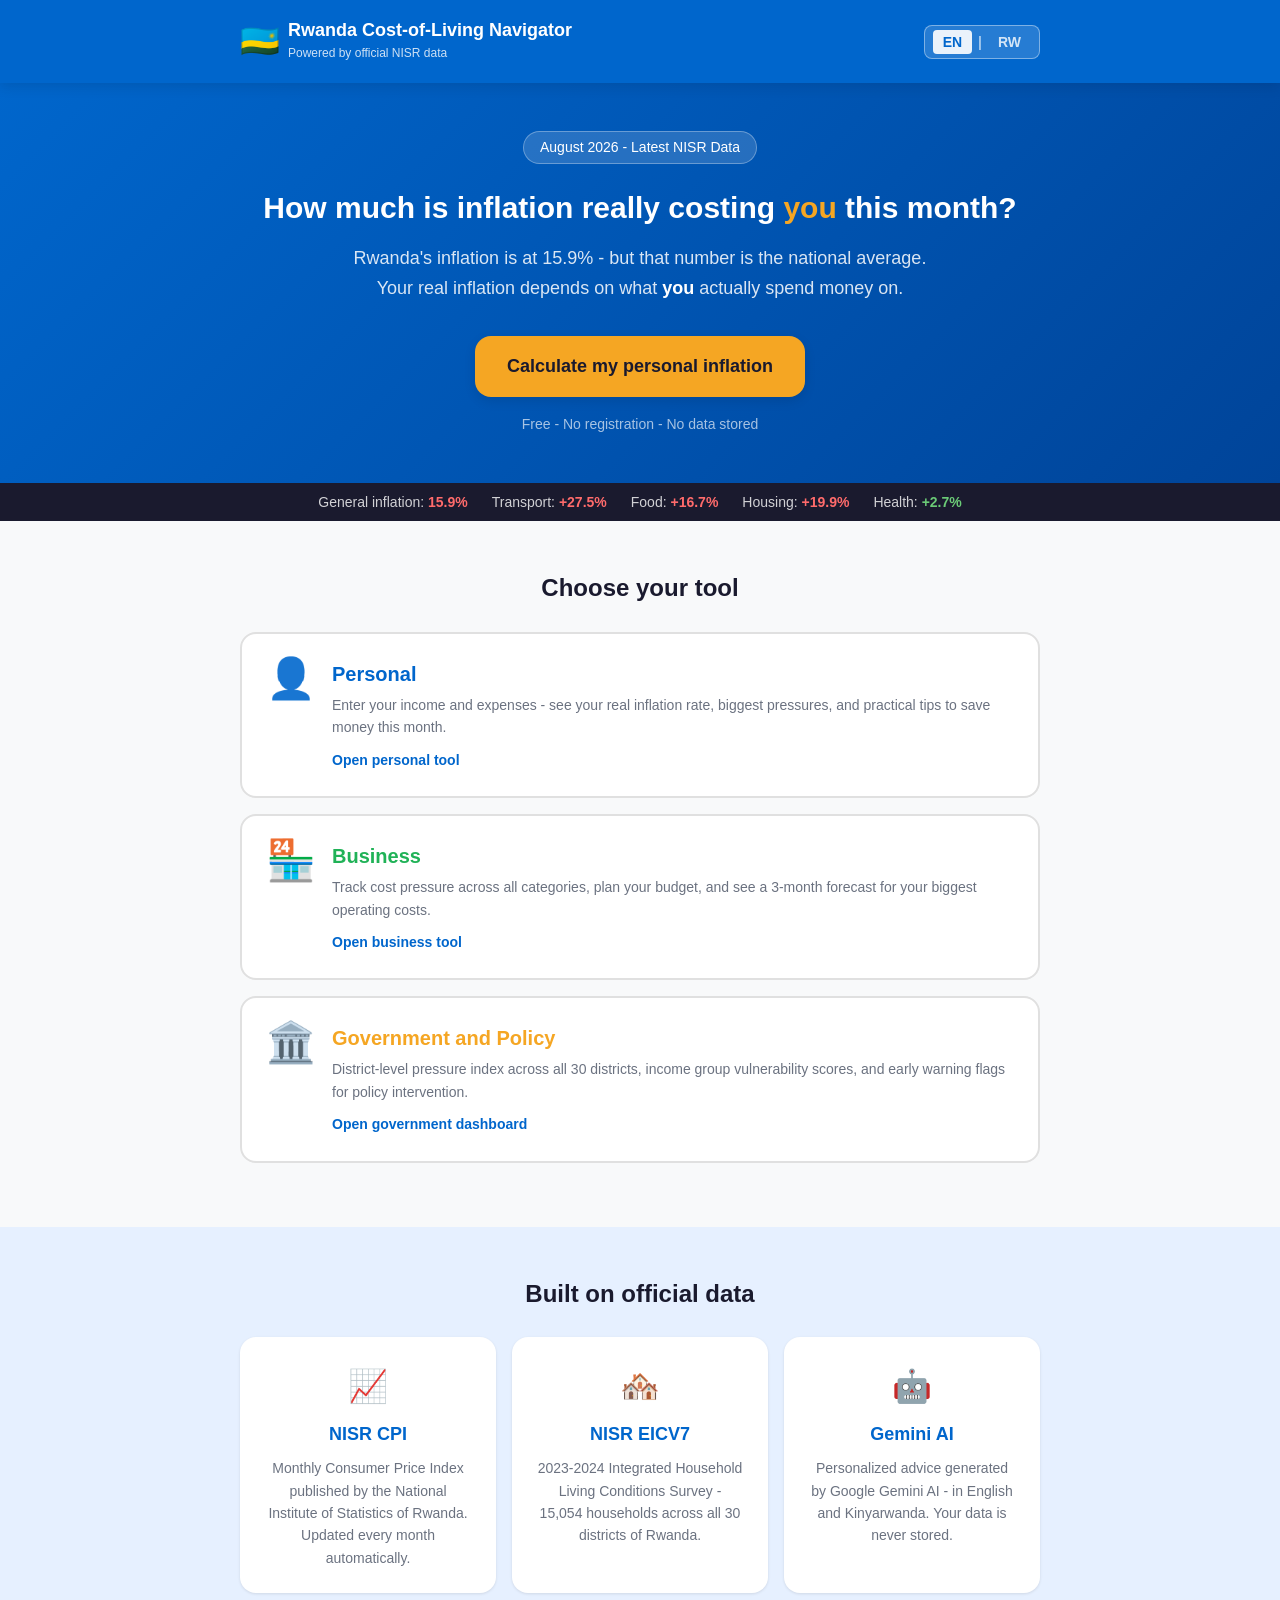
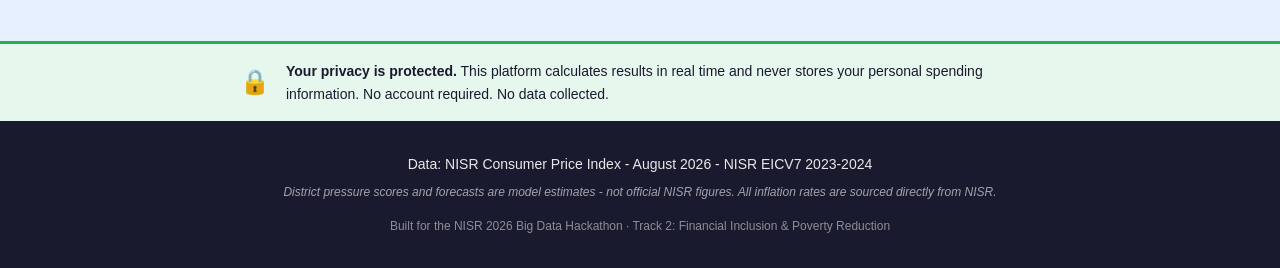
<file: frontend/index.html>
<!doctype html>
<html lang="en">
  <head>
    <!--
    index.html — Rwanda Cost-of-Living Navigator
    Main landing page — the first thing users see
   
    This page:
    - Welcomes the user
    - Explains what the platform does in plain language
    - Lets them choose which tier to enter
    - Works on any phone or slow internet connection
  -->
    <meta charset="UTF-8" />
    <meta name="viewport" content="width=device-width, initial-scale=1.0" />
    <title>Rwanda Cost-of-Living Navigator</title>

    <!-- Our main stylesheet -->
    <link rel="stylesheet" href="css/style.css" />

    <!-- Favicon — Rwanda flag colors -->
    <link
      rel="icon"
      href="data:image/svg+xml,
    <svg xmlns='http://www.w3.org/2000/svg' viewBox='0 0 100 100'>
      <text y='.9em' font-size='90'>🇷🇼</text>
    </svg>"
    />
  </head>

  <body>
    <!-- HEADER — Platform name and language toggle -->
    <header class="site-header">
      <div class="header-inner">
        <!-- Platform logo and name -->
        <div class="brand">
          <span class="brand-flag">🇷🇼</span>
          <div class="brand-text">
            <h1 class="brand-name" id="brand-name">
              Rwanda Cost-of-Living Navigator
            </h1>
            <p class="brand-tagline" id="brand-tagline">
              Powered by official NISR data
            </p>
          </div>
        </div>

        <!-- Language toggle — English / Kinyarwanda -->
        <div class="lang-toggle">
          <button
            id="btn-en"
            onclick="setLanguage('en')"
            style="
              background: rgba(255, 255, 255, 0.9);
              color: #0066cc;
              border: none;
              padding: 4px 10px;
              border-radius: 4px;
              font-weight: 700;
              cursor: pointer;
              font-size: 0.875rem;
            "
          >
            EN
          </button>
          <span style="color: rgba(255, 255, 255, 0.6); margin: 0 2px">|</span>
          <button
            id="btn-rw"
            onclick="setLanguage('rw')"
            style="
              background: transparent;
              color: rgba(255, 255, 255, 0.8);
              border: none;
              padding: 4px 10px;
              border-radius: 4px;
              font-weight: 700;
              cursor: pointer;
              font-size: 0.875rem;
            "
          >
            RW
          </button>
        </div>
      </div>
    </header>

    <!-- ============================================================
       HERO SECTION — The core message
       ============================================================ -->
    <section class="hero">
      <div class="hero-inner">
        <div class="hero-badge" id="hero-badge">
          August 2026 — Latest NISR Data
        </div>

        <h2 class="hero-title" id="hero-title">
          How much is inflation really costing <em>you</em> this month?
        </h2>

        <p class="hero-subtitle" id="hero-subtitle">
          Rwanda's inflation is at 15.7% — but that number is the national
          average. Your real inflation depends on what
          <em>you</em> actually spend money on.
        </p>

        <a href="personal.html" class="hero-cta" id="hero-cta">
          Calculate my personal inflation →
        </a>

        <p class="hero-note" id="hero-note">
          Free · No registration · No data stored
        </p>
      </div>
    </section>

    <!-- ============================================================
       INFLATION ALERT BAR — Current headline figures
       ============================================================ -->
    <section class="alert-bar">
      <div class="alert-inner">
        <span class="alert-item alert-high" id="alert-general">
          📊 General inflation: <strong>15.7%</strong>
        </span>
        <span class="alert-item alert-high" id="alert-transport">
          🚌 Transport: <strong>+27.5%</strong>
        </span>
        <span class="alert-item alert-high" id="alert-food">
          🥗 Food: <strong>+16.7%</strong>
        </span>
        <span class="alert-item alert-high" id="alert-housing">
          🏠 Housing: <strong>+19.9%</strong>
        </span>
        <span class="alert-item alert-low" id="alert-health">
          💊 Health: <strong>+2.7%</strong>
        </span>
      </div>
    </section>

    <!-- ============================================================
       THREE TIERS — Choose your tool
       ============================================================ -->
    <section class="tiers">
      <div class="tiers-inner">
        <h2 class="section-title" id="tiers-title">Choose your tool</h2>

        <!-- Tier 1 — Personal -->
        <a href="personal.html" class="tier-card tier-personal">
          <div class="tier-icon">👤</div>
          <div class="tier-content">
            <h3 class="tier-name" id="tier1-name">Personal</h3>
            <p class="tier-desc" id="tier1-desc">
              Enter your income and expenses — see your real inflation rate,
              biggest pressures, and practical tips to save money this month.
            </p>
            <span class="tier-link" id="tier1-link">
              Open personal tool →
            </span>
          </div>
        </a>

        <!-- Tier 2 — Business -->
        <a href="business.html" class="tier-card tier-business">
          <div class="tier-icon">🏪</div>
          <div class="tier-content">
            <h3 class="tier-name" id="tier2-name">Business</h3>
            <p class="tier-desc" id="tier2-desc">
              Track cost pressure across all categories, plan your budget, and
              see a 3-month forecast for your biggest operating costs.
            </p>
            <span class="tier-link" id="tier2-link">
              Open business tool →
            </span>
          </div>
        </a>

        <!-- Tier 3 — Government -->
        <a href="government.html" class="tier-card tier-government">
          <div class="tier-icon">🏛️</div>
          <div class="tier-content">
            <h3 class="tier-name" id="tier3-name">Government & Policy</h3>
            <p class="tier-desc" id="tier3-desc">
              District-level pressure index across all 30 districts, income
              group vulnerability scores, and early warning flags for policy
              intervention.
            </p>
            <span class="tier-link" id="tier3-link">
              Open government dashboard →
            </span>
          </div>
        </a>
      </div>
    </section>

    <!-- ============================================================
       DATA SOURCE SECTION — Build trust with users
       ============================================================ -->
    <section class="data-source">
      <div class="data-source-inner">
        <h2 class="section-title" id="data-title">Built on official data</h2>

        <div class="source-cards">
          <div class="source-card">
            <div class="source-icon">📈</div>
            <h3 id="source1-title">NISR CPI</h3>
            <p id="source1-desc">
              Monthly Consumer Price Index published by the National Institute
              of Statistics of Rwanda. Updated every month automatically.
            </p>
          </div>

          <div class="source-card">
            <div class="source-icon">🏘️</div>
            <h3 id="source2-title">NISR EICV7</h3>
            <p id="source2-desc">
              2023-2024 Integrated Household Living Conditions Survey — 15,054
              households across all 30 districts of Rwanda.
            </p>
          </div>

          <div class="source-card">
            <div class="source-icon">🤖</div>
            <h3 id="source3-title">Gemini AI</h3>
            <p id="source3-desc">
              Personalized advice generated by Google Gemini AI — in English and
              Kinyarwanda. Your data is never stored.
            </p>
          </div>
        </div>
      </div>
    </section>

    <!-- ============================================================
       PRIVACY NOTE — Reassure users
       ============================================================ -->
    <section class="privacy-note">
      <div class="privacy-inner">
        <span class="privacy-icon">🔒</span>
        <p id="privacy-text">
          <strong>Your privacy is protected.</strong>
          This platform calculates results in real time and never stores your
          personal spending information. No account required. No data collected.
        </p>
      </div>
    </section>

    <!-- ============================================================
       FOOTER
       ============================================================ -->
    <footer class="site-footer">
      <div class="footer-inner">
        <p class="footer-data" id="footer-data">
          Data: NISR Consumer Price Index · August 2026 · NISR EICV7 2023-2024
        </p>

        <p class="footer-disclaimer" id="footer-disclaimer">
          ⚠ District pressure scores and forecasts are model estimates — not
          official NISR figures. All inflation rates are sourced directly from
          NISR.
        </p>

        <p class="footer-credit">
          Built for the NISR 2026 Big Data Hackathon · Track 2: Financial
          Inclusion & Poverty Reduction
        </p>
      </div>
    </footer>

    <!-- ============================================================
       JAVASCRIPT
       ============================================================ -->
    <script src="js/language.js"></script>
    <script src="js/app.js"></script>
  </body>
</html>
</file>
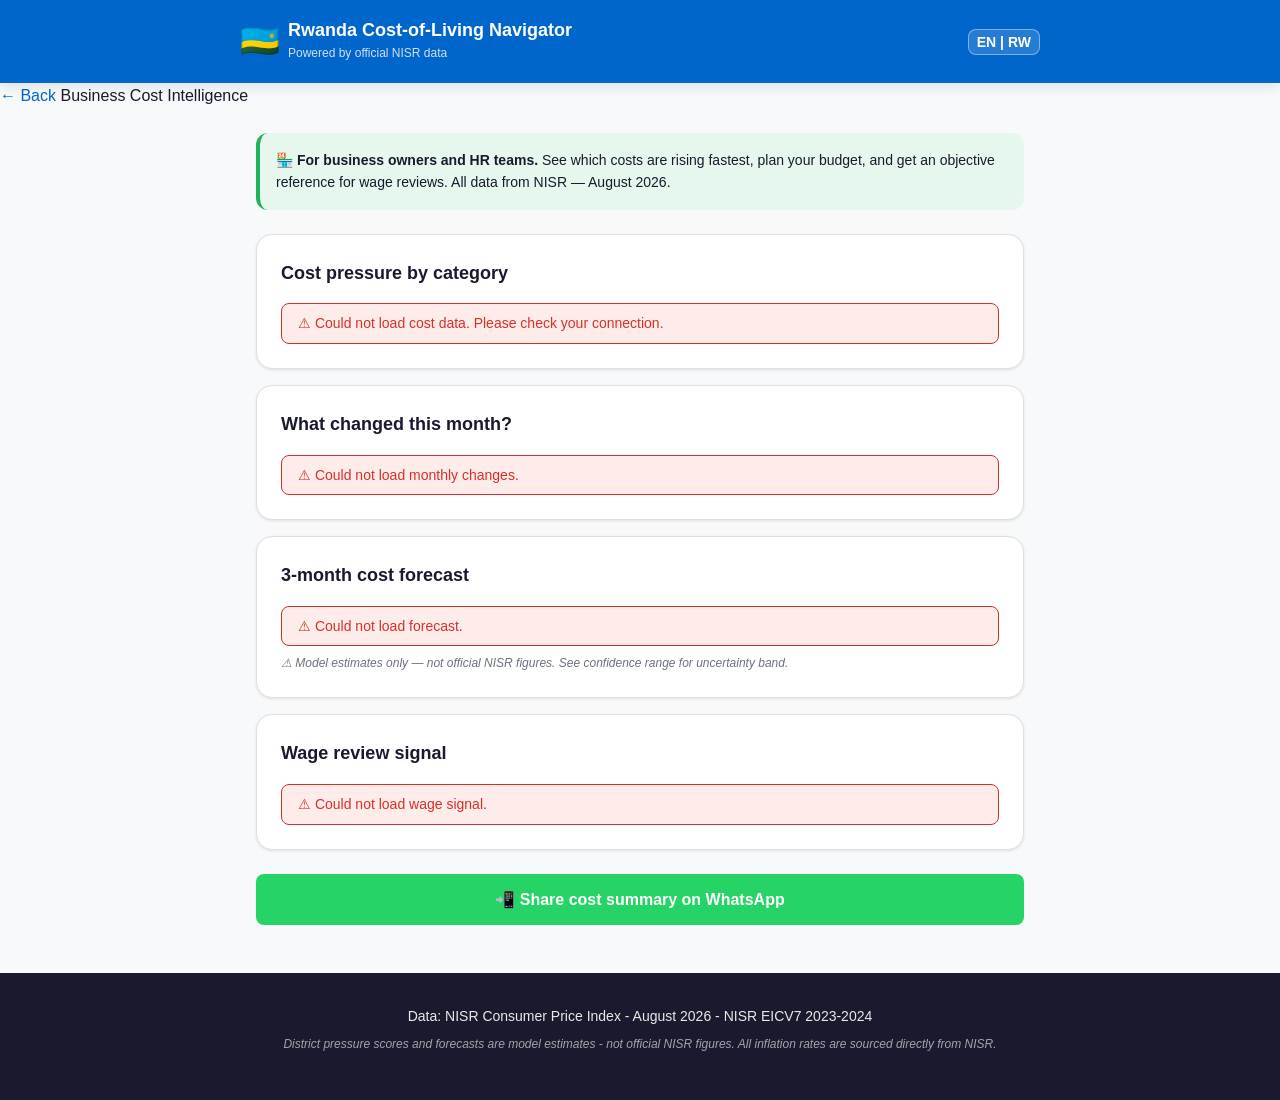
<file: frontend/business.html>
<!DOCTYPE html>
<html lang="en">
<head>
  <!--
    ============================================================
    business.html — Tier 2: Business Cost Intelligence
    Rwanda Cost-of-Living Navigator
    ============================================================
    This page gives small business owners and HR teams:
    - Cost pressure ranking by category
    - 3-month cost forecast
    - What changed this month
    - Wage review signal
    - WhatsApp share button
    ============================================================
  -->
  <meta charset="UTF-8" />
  <meta name="viewport"
        content="width=device-width, initial-scale=1.0"/>
  <title>Business — Rwanda CLNP</title>
  <link rel="stylesheet" href="css/style.css" />
</head>

<body>

  <!-- ── Header ── -->
  <header class="site-header">
    <div class="header-inner">
      <div class="brand">
        <span class="brand-flag">🇷🇼</span>
        <div class="brand-text">
          <h1 class="brand-name" id="brand-name">
            Rwanda Cost-of-Living Navigator
          </h1>
          <p class="brand-tagline" id="brand-tagline">
            Powered by official NISR data
          </p>
        </div>
      </div>
      <button class="lang-toggle" id="lang-toggle"
              onclick="toggleLanguage()">
        <span id="lang-label">EN | RW</span>
      </button>
    </div>
  </header>

  <!-- ── Page navigation ── -->
  <nav class="page-nav">
    <div class="page-nav-inner">
      <a href="index.html" class="back-link">← Back</a>
      <span class="page-title" id="business-title">
        Business Cost Intelligence
      </span>
    </div>
  </nav>

  <!-- ── Main content ── -->
  <main style="max-width:800px; margin:0 auto;
               padding:1.5rem 1rem 3rem;">

    <!-- ── Intro ── -->
    <div style="background:#E6F7ED; border-radius:12px;
                padding:1rem; margin-bottom:1.5rem;
                border-left:4px solid #20B257;">
      <p style="font-size:0.875rem; color:#1A1A2E;">
        🏪 <strong>For business owners and HR teams.</strong>
        See which costs are rising fastest, plan your budget,
        and get an objective reference for wage reviews.
        All data from NISR — August 2026.
      </p>
    </div>

    <!-- ── Section 1: Cost pressure ── -->
    <div class="card">
      <h2 class="card-title" id="cost-pressure">
        📊 Cost pressure by category
      </h2>
      <div id="cost-pressure-content">
        <div class="loading">
          <div class="spinner"></div>
          <span>Loading cost data...</span>
        </div>
      </div>
    </div>

    <!-- ── Section 2: What changed ── -->
    <div class="card">
      <h2 class="card-title" id="what-changed">
        What changed this month?
      </h2>
      <div id="what-changed-business">
        <div class="loading">
          <div class="spinner"></div>
          <span>Loading...</span>
        </div>
      </div>
    </div>

    <!-- ── Section 3: Forecast ── -->
    <div class="card">
      <h2 class="card-title" id="forecast-business">
        📅 3-month cost forecast
      </h2>
      <div id="forecast-business-content">
        <div class="loading">
          <div class="spinner"></div>
          <span>Loading forecast...</span>
        </div>
      </div>
      <div class="estimate-note">
        ⚠ Model estimates only — not official NISR figures.
        See confidence range for uncertainty band.
      </div>
    </div>

    <!-- ── Section 4: Wage signal ── -->
    <div class="card">
      <h2 class="card-title" id="wage-signal">
        💼 Wage review signal
      </h2>
      <div id="wage-signal-content">
        <div class="loading">
          <div class="spinner"></div>
          <span>Loading wage signal...</span>
        </div>
      </div>
    </div>

    <!-- ── Share button ── -->
    <button class="btn btn-whatsapp"
            onclick="shareBusinessSummary()">
      📲 Share cost summary on WhatsApp
    </button>

  </main>

  <!-- ── Footer ── -->
  <footer class="site-footer">
    <div class="footer-inner">
      <p class="footer-data" id="footer-data">
        Data: NISR Consumer Price Index · August 2026
      </p>
      <p class="footer-disclaimer" id="footer-disclaimer">
        ⚠ Forecasts are model estimates — not official NISR
        figures. All current inflation rates are from NISR.
      </p>
    </div>
  </footer>

  <!-- ── Scripts ── -->
  <script src="js/language.js"></script>
  <script src="js/app.js"></script>
  <script src="js/business.js"></script>

</body>
</html>
</file>
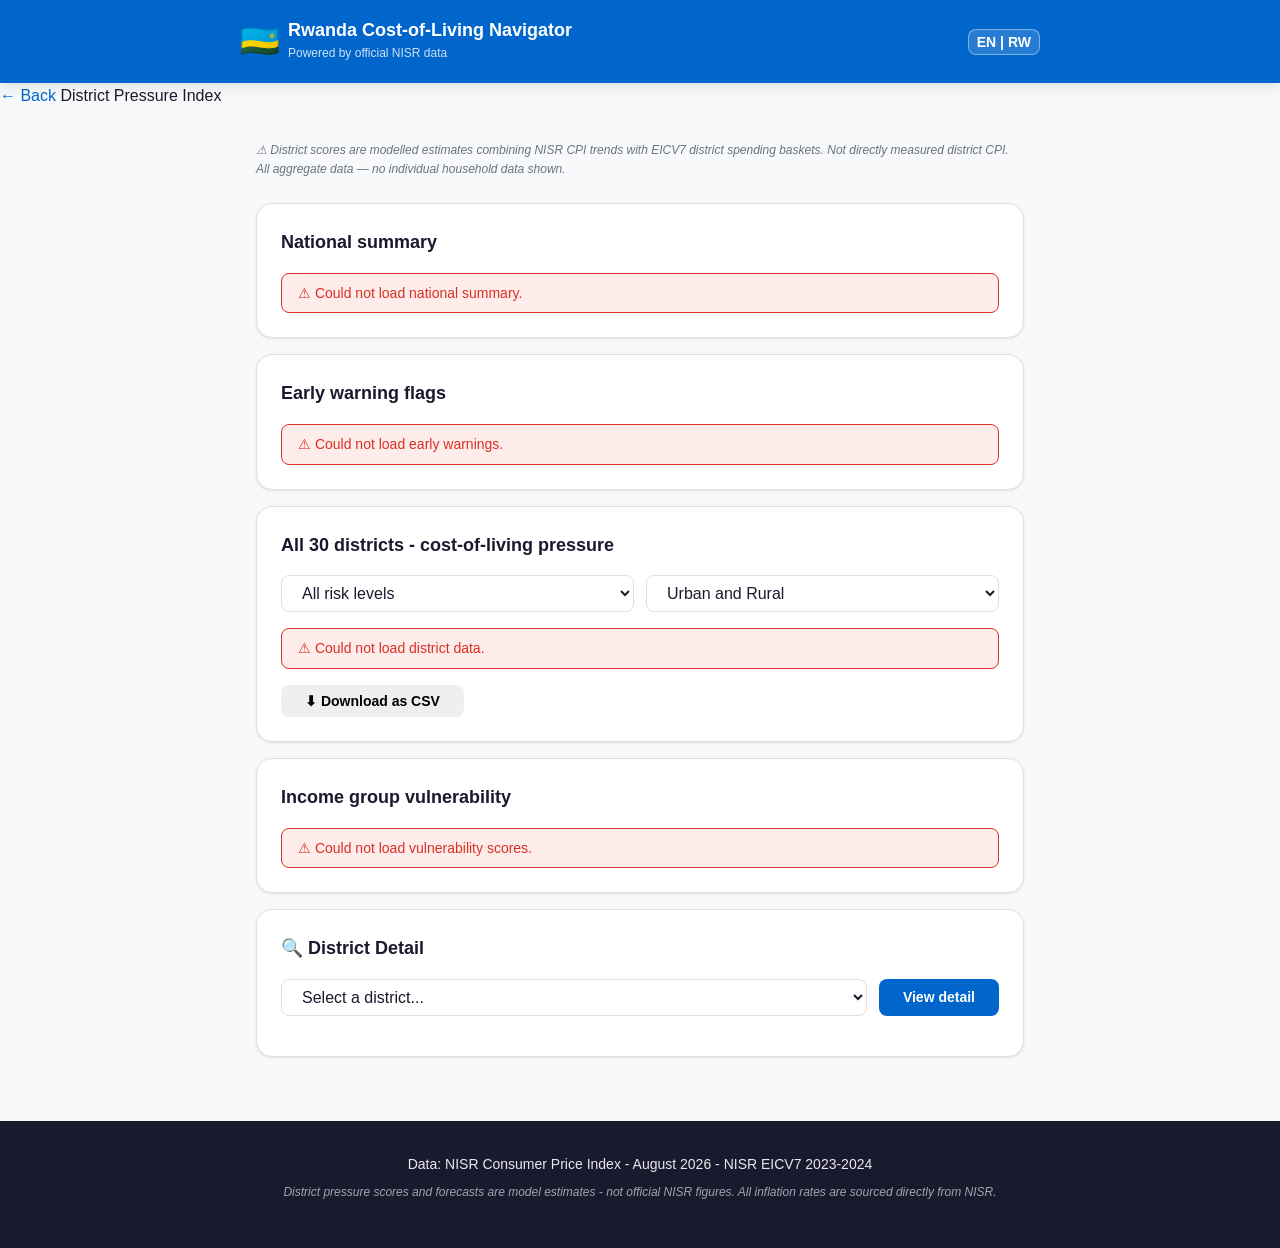
<file: frontend/government.html>
<!DOCTYPE html>
<html lang="en">
<head>
  <!--
    ============================================================
    government.html — Tier 3: Government & Policy Dashboard
    Rwanda Cost-of-Living Navigator
    ============================================================
    This page gives government planners and researchers:
    - District pressure index for all 30 districts
    - Early warning flags
    - Income group vulnerability scores
    - National summary
    - CSV export
    ============================================================
  -->
  <meta charset="UTF-8" />
  <meta name="viewport"
        content="width=device-width, initial-scale=1.0"/>
  <title>Government Dashboard — Rwanda CLNP</title>
  <link rel="stylesheet" href="css/style.css" />
</head>

<body>

  <!-- ── Header ── -->
  <header class="site-header">
    <div class="header-inner">
      <div class="brand">
        <span class="brand-flag">🇷🇼</span>
        <div class="brand-text">
          <h1 class="brand-name" id="brand-name">
            Rwanda Cost-of-Living Navigator
          </h1>
          <p class="brand-tagline" id="brand-tagline">
            Powered by official NISR data
          </p>
        </div>
      </div>
      <button class="lang-toggle" id="lang-toggle"
              onclick="toggleLanguage()">
        <span id="lang-label">EN | RW</span>
      </button>
    </div>
  </header>

  <!-- ── Page navigation ── -->
  <nav class="page-nav">
    <div class="page-nav-inner">
      <a href="index.html" class="back-link">← Back</a>
      <span class="page-title" id="govt-title">
        Government & Policy Dashboard
      </span>
    </div>
  </nav>

  <!-- ── Main content ── -->
  <main style="max-width:800px; margin:0 auto;
               padding:1.5rem 1rem 3rem;">

    <!-- ── Methodology note ── -->
    <div class="estimate-note" style="margin-bottom:1.5rem;">
      ⚠ District scores are modelled estimates combining NISR
      CPI trends with EICV7 district spending baskets.
      Not directly measured district CPI.
      All aggregate data — no individual household data shown.
    </div>

    <!-- ── Section 1: National summary ── -->
    <div class="card">
      <h2 class="card-title" id="national-summary">
        🇷🇼 National Summary — August 2026
      </h2>
      <div id="national-summary-content">
        <div class="loading">
          <div class="spinner"></div>
          <span>Loading national summary...</span>
        </div>
      </div>
    </div>

    <!-- ── Section 2: Early warnings ── -->
    <div class="card">
      <h2 class="card-title" id="early-warnings">
        🚨 Early Warning Flags
      </h2>
      <div id="early-warnings-content">
        <div class="loading">
          <div class="spinner"></div>
          <span>Checking for alerts...</span>
        </div>
      </div>
    </div>

    <!-- ── Section 3: District index ── -->
    <div class="card">
      <h2 class="card-title" id="district-map">
        📍 District Pressure Index — All 30 Districts
      </h2>

      <!-- Filter controls -->
      <div style="display:flex; gap:0.75rem;
                  flex-wrap:wrap; margin-bottom:1rem;">
        <select class="form-input" id="filter-risk"
                style="width:auto; flex:1; min-width:140px;"
                onchange="filterDistricts()">
          <option value="">All risk levels</option>
          <option value="High">High risk only</option>
          <option value="Medium">Medium risk only</option>
          <option value="Lower">Lower risk only</option>
        </select>

        <select class="form-input" id="filter-area"
                style="width:auto; flex:1; min-width:140px;"
                onchange="filterDistricts()">
          <option value="">Urban and Rural</option>
          <option value="Urban">Urban only</option>
          <option value="Rural">Rural only</option>
        </select>
      </div>

      <div id="district-index-content">
        <div class="loading">
          <div class="spinner"></div>
          <span>Loading district data...</span>
        </div>
      </div>

      <!-- Export button -->
      <button class="btn btn-secondary"
              style="margin-top:1rem;"
              onclick="exportToCSV()">
        ⬇ Download as CSV
      </button>
    </div>

    <!-- ── Section 4: Income group vulnerability ── -->
    <div class="card">
      <h2 class="card-title" id="vulnerability">
        📊 Income Group Vulnerability
      </h2>
      <div id="vulnerability-content">
        <div class="loading">
          <div class="spinner"></div>
          <span>Loading vulnerability scores...</span>
        </div>
      </div>
    </div>

    <!-- ── Section 5: District detail ── -->
    <div class="card">
      <h2 class="card-title">
        🔍 District Detail
      </h2>
      <div style="display:flex; gap:0.75rem;
                  margin-bottom:1rem; flex-wrap:wrap;">
        <select class="form-input" id="detail-district"
                style="flex:1; min-width:160px;">
          <option value="">Select a district...</option>
          <option>Bugesera</option><option>Burera</option>
          <option>Gakenke</option><option>Gasabo</option>
          <option>Gatsibo</option><option>Gicumbi</option>
          <option>Gisagara</option><option>Huye</option>
          <option>Kamonyi</option><option>Karongi</option>
          <option>Kayonza</option><option>Kicukiro</option>
          <option>Kirehe</option><option>Muhanga</option>
          <option>Musanze</option><option>Ngoma</option>
          <option>Ngororero</option><option>Nyabihu</option>
          <option>Nyagatare</option><option>Nyamagabe</option>
          <option>Nyamasheke</option><option>Nyanza</option>
          <option>Nyarugenge</option><option>Nyaruguru</option>
          <option>Rubavu</option><option>Ruhango</option>
          <option>Rulindo</option><option>Rusizi</option>
          <option>Rutsiro</option><option>Rwamagana</option>
        </select>
        <button class="btn btn-primary"
                style="width:auto; padding:0.5rem 1.5rem;"
                onclick="loadDistrictDetail()">
          View detail
        </button>
      </div>
      <div id="district-detail-content"></div>
    </div>

  </main>

  <!-- ── Footer ── -->
  <footer class="site-footer">
    <div class="footer-inner">
      <p class="footer-data" id="footer-data">
        Data: NISR CPI August 2026 · NISR EICV7 2023-2024
      </p>
      <p class="footer-disclaimer" id="footer-disclaimer">
        ⚠ District scores are modelled estimates — not official
        NISR figures. No individual household data is shown.
        All statistics are aggregated and anonymized.
      </p>
    </div>
  </footer>

  <!-- ── Scripts ── -->
  <script src="js/language.js"></script>
  <script src="js/app.js"></script>
  <script src="js/government.js"></script>

</body>
</html>
</file>
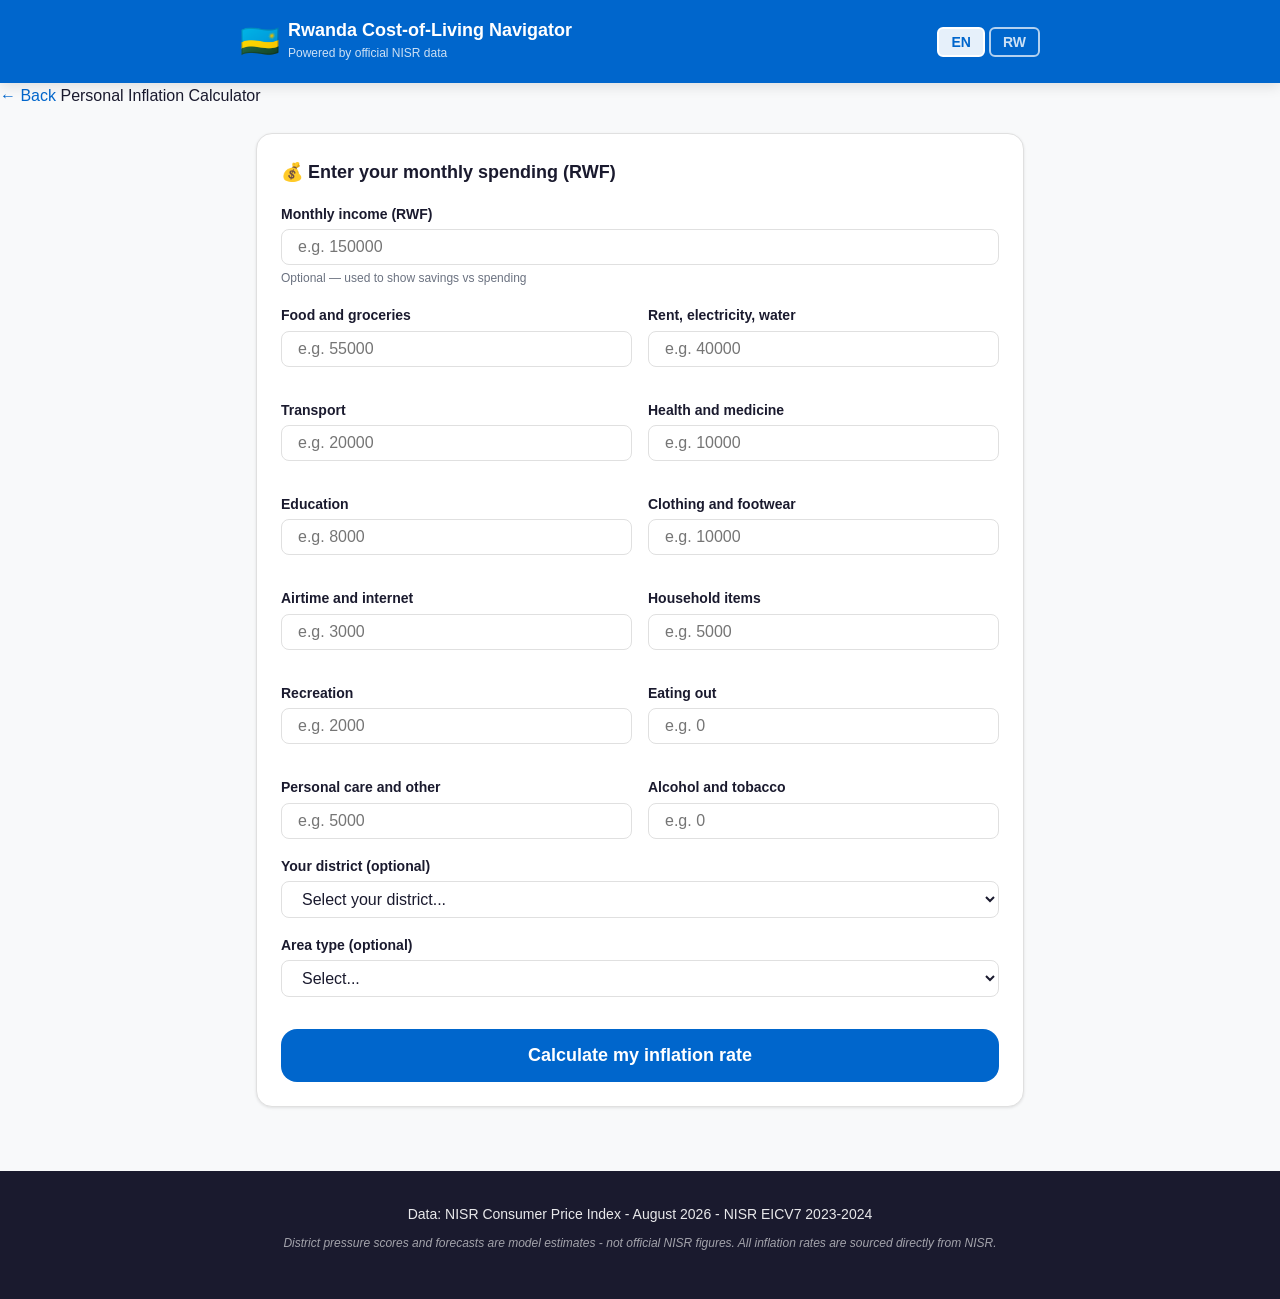
<file: frontend/personal.html>
<!doctype html>
<html lang="en">
  <head>
    <!--
    ============================================================
    personal.html — Tier 1: Personal Inflation Calculator
    Rwanda Cost-of-Living Navigator
    ============================================================
    This is the most important page of the platform.
    A user enters their monthly spending and gets back:
    - Their personal inflation rate
    - Their biggest pressure category
    - What changed this month
    - Practical budgeting tips
    - Profile comparison
    - Short-term forecast
    - AI personalized advice
    - WhatsApp share button
    ============================================================
  -->
    <meta charset="UTF-8" />
    <meta name="viewport" content="width=device-width, initial-scale=1.0" />
    <title>Personal Calculator — Rwanda CLNP</title>
    <link rel="stylesheet" href="css/style.css" />
  </head>

  <body>
    <!-- ── Header ── -->
    <header class="site-header">
      <div class="header-inner">
        <div class="brand">
          <span class="brand-flag">🇷🇼</span>
          <div class="brand-text">
            <h1 class="brand-name" id="brand-name">
              Rwanda Cost-of-Living Navigator
            </h1>
            <p class="brand-tagline" id="brand-tagline">
              Powered by official NISR data
            </p>
          </div>
        </div>
        <div class="lang-buttons">
          <button
            class="lang-btn active"
            id="btn-en"
            onclick="setLanguage('en')"
          >
            EN
          </button>
          <button class="lang-btn" id="btn-rw" onclick="setLanguage('rw')">
            RW
          </button>
        </div>
      </div>
    </header>

    <!-- ── Page navigation ── -->
    <nav class="page-nav">
      <div class="page-nav-inner">
        <a href="index.html" class="back-link">← Back</a>
        <span class="page-title" id="personal-title">
          Personal Inflation Calculator
        </span>
      </div>
    </nav>

    <!-- ── Main content ── -->
    <main style="max-width: 800px; margin: 0 auto; padding: 1.5rem 1rem 3rem">
      <!-- ============================================================
         SECTION 1 — SPENDING INPUT FORM
         ============================================================ -->
      <div class="card">
        <h2 class="card-title">
          💰
          <span id="spending-title"> Enter your monthly spending (RWF) </span>
        </h2>

        <form id="spending-form" onsubmit="return false;">
          <!-- Income -->
          <div class="form-group">
            <label class="form-label" for="monthly_income" id="income-label">
              Monthly income (RWF)
            </label>
            <input
              class="form-input"
              type="number"
              id="monthly_income"
              name="monthly_income"
              placeholder="e.g. 150000"
              min="0"
            />
            <p class="form-hint">Optional — used to show savings vs spending</p>
          </div>

          <!-- Spending grid — 2 columns on desktop -->
          <div
            style="
              display: grid;
              grid-template-columns: repeat(auto-fit, minmax(240px, 1fr));
              gap: 1rem;
            "
          >
            <div class="form-group">
              <label class="form-label" for="food" id="food-label"
                >Food and groceries</label
              >
              <input
                class="form-input"
                type="number"
                id="food"
                placeholder="e.g. 55000"
                min="0"
              />
            </div>

            <div class="form-group">
              <label class="form-label" for="housing" id="housing-label">
                Rent, electricity, water
              </label>
              <input
                class="form-input"
                type="number"
                id="housing"
                placeholder="e.g. 40000"
                min="0"
              />
            </div>

            <div class="form-group">
              <label class="form-label" for="transport" id="transport-label"
                >Transport</label
              >
              <input
                class="form-input"
                type="number"
                id="transport"
                placeholder="e.g. 20000"
                min="0"
              />
            </div>

            <div class="form-group">
              <label class="form-label" for="health" id="health-label"
                >Health and medicine</label
              >
              <input
                class="form-input"
                type="number"
                id="health"
                placeholder="e.g. 10000"
                min="0"
              />
            </div>

            <div class="form-group">
              <label class="form-label" for="education" id="education-label"
                >Education</label
              >
              <input
                class="form-input"
                type="number"
                id="education"
                placeholder="e.g. 8000"
                min="0"
              />
            </div>

            <div class="form-group">
              <label class="form-label" for="clothing" id="clothing-label">
                Clothing and footwear
              </label>
              <input
                class="form-input"
                type="number"
                id="clothing"
                placeholder="e.g. 10000"
                min="0"
              />
            </div>

            <div class="form-group">
              <label
                class="form-label"
                for="communication"
                id="communication-label"
              >
                Airtime and internet
              </label>
              <input
                class="form-input"
                type="number"
                id="communication"
                placeholder="e.g. 3000"
                min="0"
              />
            </div>

            <div class="form-group">
              <label class="form-label" for="furnishing" id="furnishing-label"
                >Household items</label
              >
              <input
                class="form-input"
                type="number"
                id="furnishing"
                placeholder="e.g. 5000"
                min="0"
              />
            </div>

            <div class="form-group">
              <label class="form-label" for="recreation" id="recreation-label"
                >Recreation</label
              >
              <input
                class="form-input"
                type="number"
                id="recreation"
                placeholder="e.g. 2000"
                min="0"
              />
            </div>

            <div class="form-group">
              <label class="form-label" for="restaurants" id="restaurants-label"
                >Eating out</label
              >
              <input
                class="form-input"
                type="number"
                id="restaurants"
                placeholder="e.g. 0"
                min="0"
              />
            </div>

            <div class="form-group">
              <label class="form-label" for="miscellaneous" id="misc-label">
                Personal care and other
              </label>
              <input
                class="form-input"
                type="number"
                id="miscellaneous"
                placeholder="e.g. 5000"
                min="0"
              />
            </div>

            <div class="form-group">
              <label
                class="form-label"
                for="alcohol_tobacco"
                id="alcohol-label"
              >
                Alcohol and tobacco
              </label>
              <input
                class="form-input"
                type="number"
                id="alcohol_tobacco"
                placeholder="e.g. 0"
                min="0"
              />
            </div>
          </div>

          <!-- District selector -->
          <div class="form-group">
            <label class="form-label" for="district">
              Your district (optional)
            </label>
            <select class="form-input" id="district">
              <option value="">Select your district...</option>
              <option>Bugesera</option>
              <option>Burera</option>
              <option>Gakenke</option>
              <option>Gasabo</option>
              <option>Gatsibo</option>
              <option>Gicumbi</option>
              <option>Gisagara</option>
              <option>Huye</option>
              <option>Kamonyi</option>
              <option>Karongi</option>
              <option>Kayonza</option>
              <option>Kicukiro</option>
              <option>Kirehe</option>
              <option>Muhanga</option>
              <option>Musanze</option>
              <option>Ngoma</option>
              <option>Ngororero</option>
              <option>Nyabihu</option>
              <option>Nyagatare</option>
              <option>Nyamagabe</option>
              <option>Nyamasheke</option>
              <option>Nyanza</option>
              <option>Nyarugenge</option>
              <option>Nyaruguru</option>
              <option>Rubavu</option>
              <option>Ruhango</option>
              <option>Rulindo</option>
              <option>Rusizi</option>
              <option>Rutsiro</option>
              <option>Rwamagana</option>
            </select>
          </div>

          <!-- Area type -->
          <div class="form-group">
            <label class="form-label" for="area_type">
              Area type (optional)
            </label>
            <select class="form-input" id="area_type">
              <option value="">Select...</option>
              <option value="Urban">Urban</option>
              <option value="Rural">Rural</option>
            </select>
          </div>

          <!-- Error message area -->
          <div id="form-error" style="display: none" class="error-msg"></div>

          <!-- Calculate button -->
          <button
            class="btn btn-primary"
            id="calculate-btn"
            onclick="calculateInflation()"
          >
            Calculate my inflation rate
          </button>
        </form>
      </div>

      <!-- ============================================================
         SECTION 2 — RESULTS (hidden until calculated)
         ============================================================ -->
      <div id="results-section" style="display: none">
        <!-- ── Headline result ── -->
        <div class="card" id="headline-result">
          <!-- filled by JavaScript -->
        </div>

        <!-- ── Biggest pressure spotlight ── -->
        <div class="card" id="pressure-spotlight">
          <!-- filled by JavaScript -->
        </div>

        <!-- ── Category breakdown ── -->
        <div class="card">
          <h3 class="card-title">📊 What is driving your inflation</h3>
          <div id="category-breakdown">
            <!-- filled by JavaScript -->
          </div>
        </div>

        <!-- ── What changed this month ── -->
        <div class="card">
          <h3 class="card-title" id="what-changed">What changed this month?</h3>
          <div id="what-changed-content">
            <!-- filled by JavaScript -->
          </div>
        </div>

        <!-- ── Profile comparison ── -->
        <div class="card">
          <h3 class="card-title" id="compare-title">How you compare</h3>
          <div id="profile-comparison">
            <!-- filled by JavaScript -->
          </div>
        </div>

        <!-- ── Budgeting tips ── -->
        <div class="card">
          <h3 class="card-title" id="tips-title">
            Practical tips for your situation
          </h3>
          <div id="budgeting-tips">
            <!-- filled by JavaScript -->
          </div>
        </div>

        <!-- ── Forecast ── -->
        <div class="card">
          <h3 class="card-title" id="forecast-title">
            What to expect next month
          </h3>
          <div id="forecast-content">
            <!-- filled by JavaScript -->
          </div>
          <div class="estimate-note" id="estimate-note">
            ⚠ Model estimate — not a confirmed local price
          </div>
        </div>

        <!-- ── AI Advice — Level 1 ── -->
        <div class="card">
          <h3 class="card-title">🤖 AI Personalized Advice</h3>
          <p style="font-size: 0.875rem; color: #6b7280; margin-bottom: 1rem">
            Get advice written specifically for your situation — in English or
            Kinyarwanda.
          </p>
          <button class="btn btn-ai" id="ai-btn" onclick="getAIAdvice()">
            🤖 Get personalized AI advice
          </button>
          <div id="ai-advice-content" style="margin-top: 1rem">
            <!-- filled by JavaScript after button click -->
          </div>
        </div>

        <!-- ── Ask a question — Level 2 ── -->
        <div class="card">
          <h3 class="card-title">💬 Ask a Question</h3>
          <div class="form-group">
            <input
              class="form-input"
              type="text"
              id="user-question"
              placeholder="e.g. Why is my inflation higher than average?"
            />
          </div>
          <button
            class="btn btn-secondary"
            id="question-btn"
            onclick="askQuestion()"
          >
            💬 Ask a question
          </button>
          <div id="question-answer" style="margin-top: 1rem">
            <!-- filled by JavaScript after button click -->
          </div>
        </div>

        <!-- ── WhatsApp share ── -->
        <button class="btn btn-whatsapp" id="share-btn" onclick="handleShare()">
          📲 Share on WhatsApp
        </button>
      </div>
      <!-- end results-section -->
    </main>

    <!-- ── Footer ── -->
    <footer class="site-footer">
      <div class="footer-inner">
        <p class="footer-data" id="footer-data">
          Data: NISR Consumer Price Index · August 2026 · NISR EICV7 2023-2024
        </p>
        <p class="footer-disclaimer" id="footer-disclaimer">
          ⚠ All calculations are based on national NISR CPI data. Personal
          results are estimates based on your spending pattern — not official
          individual assessments.
        </p>
      </div>
    </footer>

    <!-- ── Scripts ── -->
    <script src="js/language.js"></script>
    <script src="js/app.js"></script>
    <script src="js/personal.js"></script>
  </body>
</html>
</file>
<file: frontend/css/style.css>
/* ============================================================
   style.css — Rwanda Cost-of-Living Navigator
   ============================================================
   This file controls how the entire platform looks.
   It is organized in sections — one per component.

   Design principles:
   - Mobile first — looks great on a phone before a desktop
   - Fast loading — no heavy animations or images
   - High contrast — readable in bright sunlight outdoors
   - Rwanda colors — blue, green, yellow from the flag
   ============================================================ */

/* ============================================================
   1. CSS VARIABLES — colors, fonts, spacing defined once
      Change a value here and it updates everywhere
   ============================================================ */
:root {
  /* Rwanda-inspired color palette */
  --color-blue: #0066cc; /* Rwanda flag blue */
  --color-blue-dark: #004499;
  --color-blue-light: #e6f0ff;
  --color-green: #20b257; /* Rwanda flag green */
  --color-green-dark: #158a42;
  --color-green-light: #e6f7ed;
  --color-yellow: #f5a623; /* Rwanda flag yellow */
  --color-yellow-light: #fff3e0;

  /* Semantic colors */
  --color-danger: #d93025; /* High pressure / rising */
  --color-danger-light: #fdecea;
  --color-warning: #f5a623; /* Medium pressure */
  --color-warning-light: #fff3e0;
  --color-success: #20b257; /* Lower pressure / stable */
  --color-success-light: #e6f7ed;

  /* Neutral colors */
  --color-white: #ffffff;
  --color-bg: #f8f9fa;
  --color-surface: #ffffff;
  --color-border: #e0e0e0;
  --color-text: #1a1a2e;
  --color-text-muted: #6b7280;
  --color-text-light: #9ca3af;

  /* Typography */
  --font-main: "Segoe UI", Arial, sans-serif;
  --font-size-xs: 0.75rem; /* 12px */
  --font-size-sm: 0.875rem; /* 14px */
  --font-size-md: 1rem; /* 16px */
  --font-size-lg: 1.125rem; /* 18px */
  --font-size-xl: 1.25rem; /* 20px */
  --font-size-2xl: 1.5rem; /* 24px */
  --font-size-3xl: 1.875rem; /* 30px */

  /* Spacing */
  --space-xs: 0.25rem; /* 4px */
  --space-sm: 0.5rem; /* 8px */
  --space-md: 1rem; /* 16px */
  --space-lg: 1.5rem; /* 24px */
  --space-xl: 2rem; /* 32px */
  --space-2xl: 3rem; /* 48px */

  /* Layout */
  --max-width: 800px;
  --border-radius: 8px;
  --border-radius-lg: 16px;
  --shadow-sm: 0 1px 3px rgba(0, 0, 0, 0.1);
  --shadow-md: 0 4px 12px rgba(0, 0, 0, 0.1);
}

/* ============================================================
   2. RESET — remove browser default styles
   ============================================================ */
*,
*::before,
*::after {
  box-sizing: border-box;
  margin: 0;
  padding: 0;
}

html {
  font-size: 16px;
  scroll-behavior: smooth;
}

body {
  font-family: var(--font-main);
  font-size: var(--font-size-md);
  color: var(--color-text);
  background: var(--color-bg);
  line-height: 1.6;
  min-height: 100vh;
}

a {
  color: var(--color-blue);
  text-decoration: none;
}

a:hover {
  text-decoration: underline;
}

img {
  max-width: 100%;
  height: auto;
}

button {
  cursor: pointer;
  font-family: var(--font-main);
  font-size: var(--font-size-md);
}

/* ============================================================
   3. LAYOUT HELPERS — reusable containers
   ============================================================ */
.container {
  max-width: var(--max-width);
  margin: 0 auto;
  padding: 0 var(--space-md);
}

.section {
  padding: var(--space-2xl) var(--space-md);
}

.section-title {
  font-size: var(--font-size-2xl);
  font-weight: 700;
  color: var(--color-text);
  margin-bottom: var(--space-lg);
  text-align: center;
}

/* ============================================================
   4. HEADER
   ============================================================ */
.site-header {
  background: var(--color-blue);
  color: var(--color-white);
  padding: var(--space-md);
  position: sticky;
  top: 0;
  z-index: 100;
  box-shadow: var(--shadow-md);
}

.header-inner {
  max-width: var(--max-width);
  margin: 0 auto;
  display: flex;
  align-items: center;
  justify-content: space-between;
  gap: var(--space-md);
}

.brand {
  display: flex;
  align-items: center;
  gap: var(--space-sm);
}

.brand-flag {
  font-size: 2rem;
}

.brand-name {
  font-size: var(--font-size-lg);
  font-weight: 700;
  color: var(--color-white);
  line-height: 1.2;
}

.brand-tagline {
  font-size: var(--font-size-xs);
  color: rgba(255, 255, 255, 0.8);
  margin-top: 2px;
}

.lang-toggle {
  background: rgba(255, 255, 255, 0.15);
  border: 1px solid rgba(255, 255, 255, 0.4);
  color: var(--color-white);
  padding: var(--space-xs) var(--space-sm);
  border-radius: var(--border-radius);
  font-size: var(--font-size-sm);
  font-weight: 600;
  white-space: nowrap;
  transition: background 0.2s;
}

.lang-toggle:hover {
  background: rgba(255, 255, 255, 0.25);
}

/* ============================================================
   5. HERO SECTION
   ============================================================ */
.hero {
  background: linear-gradient(
    135deg,
    var(--color-blue) 0%,
    var(--color-blue-dark) 100%
  );
  color: var(--color-white);
  padding: var(--space-2xl) var(--space-md);
  text-align: center;
}

.hero-inner {
  max-width: var(--max-width);
  margin: 0 auto;
}

.hero-badge {
  display: inline-block;
  background: rgba(255, 255, 255, 0.15);
  border: 1px solid rgba(255, 255, 255, 0.3);
  color: var(--color-white);
  padding: var(--space-xs) var(--space-md);
  border-radius: 20px;
  font-size: var(--font-size-sm);
  margin-bottom: var(--space-lg);
}

.hero-title {
  font-size: var(--font-size-3xl);
  font-weight: 700;
  line-height: 1.3;
  margin-bottom: var(--space-md);
}

.hero-title em {
  font-style: normal;
  color: var(--color-yellow);
}

.hero-subtitle {
  font-size: var(--font-size-lg);
  color: rgba(255, 255, 255, 0.85);
  max-width: 600px;
  margin: 0 auto var(--space-xl);
  line-height: 1.7;
}

.hero-subtitle em {
  font-style: normal;
  font-weight: 600;
  color: var(--color-white);
}

.hero-cta {
  display: inline-block;
  background: var(--color-yellow);
  color: var(--color-text);
  font-size: var(--font-size-lg);
  font-weight: 700;
  padding: var(--space-md) var(--space-xl);
  border-radius: var(--border-radius-lg);
  text-decoration: none;
  transition:
    transform 0.2s,
    box-shadow 0.2s;
  box-shadow: var(--shadow-md);
}

.hero-cta:hover {
  transform: translateY(-2px);
  box-shadow: 0 6px 20px rgba(0, 0, 0, 0.2);
  text-decoration: none;
}

.hero-note {
  margin-top: var(--space-md);
  font-size: var(--font-size-sm);
  color: rgba(255, 255, 255, 0.65);
}

/* ============================================================
   6. ALERT BAR — inflation headline figures
   ============================================================ */
.alert-bar {
  background: var(--color-text);
  padding: var(--space-sm) var(--space-md);
  overflow-x: auto;
}

.alert-inner {
  max-width: var(--max-width);
  margin: 0 auto;
  display: flex;
  gap: var(--space-lg);
  align-items: center;
  justify-content: center;
  flex-wrap: wrap;
}

.alert-item {
  font-size: var(--font-size-sm);
  white-space: nowrap;
  color: rgba(255, 255, 255, 0.8);
}

.alert-item strong {
  color: var(--color-white);
}

.alert-high strong {
  color: #ff6b6b;
}

.alert-low strong {
  color: #6bcb77;
}

/* ============================================================
   7. TIER CARDS — the three tool choices
   ============================================================ */
.tiers {
  padding: var(--space-2xl) var(--space-md);
}

.tiers-inner {
  max-width: var(--max-width);
  margin: 0 auto;
}

.tier-card {
  display: flex;
  align-items: flex-start;
  gap: var(--space-md);
  background: var(--color-surface);
  border: 2px solid var(--color-border);
  border-radius: var(--border-radius-lg);
  padding: var(--space-lg);
  margin-bottom: var(--space-md);
  text-decoration: none;
  color: var(--color-text);
  transition:
    border-color 0.2s,
    transform 0.2s,
    box-shadow 0.2s;
  cursor: pointer;
}

.tier-card:hover {
  transform: translateY(-3px);
  box-shadow: var(--shadow-md);
  text-decoration: none;
  color: var(--color-text);
}

.tier-personal:hover {
  border-color: var(--color-blue);
}
.tier-business:hover {
  border-color: var(--color-green);
}
.tier-government:hover {
  border-color: var(--color-yellow);
}

.tier-icon {
  font-size: 2.5rem;
  flex-shrink: 0;
  line-height: 1;
}

.tier-name {
  font-size: var(--font-size-xl);
  font-weight: 700;
  margin-bottom: var(--space-xs);
}

.tier-personal .tier-name {
  color: var(--color-blue);
}
.tier-business .tier-name {
  color: var(--color-green);
}
.tier-government .tier-name {
  color: var(--color-yellow);
}

.tier-desc {
  font-size: var(--font-size-sm);
  color: var(--color-text-muted);
  margin-bottom: var(--space-sm);
  line-height: 1.6;
}

.tier-link {
  font-size: var(--font-size-sm);
  font-weight: 600;
  color: var(--color-blue);
}

/* ============================================================
   8. DATA SOURCE SECTION
   ============================================================ */
.data-source {
  background: var(--color-blue-light);
  padding: var(--space-2xl) var(--space-md);
}

.data-source-inner {
  max-width: var(--max-width);
  margin: 0 auto;
}

.source-cards {
  display: grid;
  grid-template-columns: repeat(auto-fit, minmax(220px, 1fr));
  gap: var(--space-md);
  margin-top: var(--space-lg);
}

.source-card {
  background: var(--color-surface);
  border-radius: var(--border-radius-lg);
  padding: var(--space-lg);
  text-align: center;
  box-shadow: var(--shadow-sm);
}

.source-icon {
  font-size: 2rem;
  margin-bottom: var(--space-sm);
}

.source-card h3 {
  font-size: var(--font-size-lg);
  font-weight: 700;
  color: var(--color-blue);
  margin-bottom: var(--space-sm);
}

.source-card p {
  font-size: var(--font-size-sm);
  color: var(--color-text-muted);
}

/* ============================================================
   9. PRIVACY NOTE
   ============================================================ */
.privacy-note {
  background: var(--color-green-light);
  border-top: 3px solid var(--color-green);
  padding: var(--space-md) var(--space-lg);
}

.privacy-inner {
  max-width: var(--max-width);
  margin: 0 auto;
  display: flex;
  align-items: center;
  gap: var(--space-md);
}

.privacy-icon {
  font-size: 1.5rem;
  flex-shrink: 0;
}

.privacy-note p {
  font-size: var(--font-size-sm);
  color: var(--color-text);
}

/* ============================================================
   10. FOOTER
   ============================================================ */
.site-footer {
  background: var(--color-text);
  color: rgba(255, 255, 255, 0.7);
  padding: var(--space-xl) var(--space-md);
  text-align: center;
}

.footer-inner {
  max-width: var(--max-width);
  margin: 0 auto;
}

.footer-data {
  font-size: var(--font-size-sm);
  margin-bottom: var(--space-sm);
  color: rgba(255, 255, 255, 0.9);
}

.footer-disclaimer {
  font-size: var(--font-size-xs);
  margin-bottom: var(--font-size-sm);
  color: rgba(255, 255, 255, 0.6);
  font-style: italic;
}

.footer-credit {
  font-size: var(--font-size-xs);
  color: rgba(255, 255, 255, 0.5);
}

/* ============================================================
   11. SHARED COMPONENTS — used across all pages
   ============================================================ */

/* Metric card — shows a big number with a label */
.metric-card {
  background: var(--color-surface);
  border: 1px solid var(--color-border);
  border-radius: var(--border-radius-lg);
  padding: var(--space-md) var(--space-lg);
  text-align: center;
}

.metric-label {
  font-size: var(--font-size-sm);
  color: var(--color-text-muted);
  margin-bottom: var(--space-xs);
}

.metric-value {
  font-size: var(--font-size-3xl);
  font-weight: 700;
  line-height: 1.2;
}

.metric-sub {
  font-size: var(--font-size-xs);
  color: var(--color-text-muted);
  margin-top: var(--space-xs);
}

/* Card — white box with shadow */
.card {
  background: var(--color-surface);
  border-radius: var(--border-radius-lg);
  padding: var(--space-lg);
  margin-bottom: var(--space-md);
  box-shadow: var(--shadow-sm);
  border: 1px solid var(--color-border);
}

.card-title {
  font-size: var(--font-size-lg);
  font-weight: 700;
  color: var(--color-text);
  margin-bottom: var(--space-md);
}

/* Badge — colored label */
.badge {
  display: inline-block;
  padding: 2px 10px;
  border-radius: 20px;
  font-size: var(--font-size-xs);
  font-weight: 700;
  text-transform: uppercase;
  letter-spacing: 0.05em;
}

.badge-danger {
  background: var(--color-danger-light);
  color: var(--color-danger);
}
.badge-warning {
  background: var(--color-warning-light);
  color: var(--color-warning);
}
.badge-success {
  background: var(--color-success-light);
  color: var(--color-success);
}
.badge-blue {
  background: var(--color-blue-light);
  color: var(--color-blue);
}

/* Progress bar */
.progress-bar-wrap {
  background: var(--color-border);
  border-radius: 4px;
  height: 8px;
  overflow: hidden;
}

.progress-bar-fill {
  height: 100%;
  border-radius: 4px;
  transition: width 0.4s ease;
}

.progress-danger {
  background: var(--color-danger);
}
.progress-warning {
  background: var(--color-warning);
}
.progress-success {
  background: var(--color-success);
}
.progress-blue {
  background: var(--color-blue);
}

/* Buttons */
.btn {
  display: inline-block;
  padding: var(--space-sm) var(--space-lg);
  border-radius: var(--border-radius);
  font-weight: 700;
  font-size: var(--font-size-sm);
  border: none;
  cursor: pointer;
  transition:
    opacity 0.2s,
    transform 0.2s;
}

.btn:hover {
  opacity: 0.9;
  transform: translateY(-1px);
}

.btn:disabled {
  opacity: 0.6;
  cursor: not-allowed;
  transform: none;
}

.btn-primary {
  background: var(--color-blue);
  color: var(--color-white);
}

.btn-success {
  background: var(--color-green);
  color: var(--color-white);
}

.btn-ai {
  background: linear-gradient(135deg, #6b21a8, #0066cc);
  color: var(--color-white);
  width: 100%;
  padding: var(--space-md);
  font-size: var(--font-size-md);
}

/* Form elements */
.form-group {
  margin-bottom: var(--space-md);
}

.form-label {
  display: block;
  font-size: var(--font-size-sm);
  font-weight: 600;
  color: var(--color-text);
  margin-bottom: var(--space-xs);
}

.form-input {
  width: 100%;
  padding: var(--space-sm) var(--space-md);
  border: 1px solid var(--color-border);
  border-radius: var(--border-radius);
  font-size: var(--font-size-md);
  font-family: var(--font-main);
  color: var(--color-text);
  background: var(--color-surface);
  transition: border-color 0.2s;
}

.form-input:focus {
  outline: none;
  border-color: var(--color-blue);
  box-shadow: 0 0 0 3px rgba(0, 102, 204, 0.1);
}

.form-hint {
  font-size: var(--font-size-xs);
  color: var(--color-text-muted);
  margin-top: var(--space-xs);
}

/* Nav tabs */
.nav-tabs {
  background: var(--color-surface);
  border-bottom: 2px solid var(--color-border);
  padding: 0 var(--space-md);
  display: flex;
  gap: var(--space-sm);
  overflow-x: auto;
}

.nav-tab {
  padding: var(--space-sm) var(--space-md);
  font-size: var(--font-size-sm);
  font-weight: 600;
  color: var(--color-text-muted);
  text-decoration: none;
  border-bottom: 3px solid transparent;
  white-space: nowrap;
  transition:
    color 0.2s,
    border-color 0.2s;
}

.nav-tab:hover {
  color: var(--color-blue);
  text-decoration: none;
}

.nav-tab.active {
  color: var(--color-blue);
  border-color: var(--color-blue);
}

/* Loading spinner */
.loading {
  text-align: center;
  padding: var(--space-xl);
  color: var(--color-text-muted);
  font-size: var(--font-size-sm);
}

/* Error message */
.error-msg {
  background: var(--color-danger-light);
  border: 1px solid var(--color-danger);
  color: var(--color-danger);
  padding: var(--space-sm) var(--space-md);
  border-radius: var(--border-radius);
  font-size: var(--font-size-sm);
}

/* Estimate note */
.estimate-note {
  font-size: var(--font-size-xs);
  color: var(--color-text-muted);
  font-style: italic;
  margin-top: var(--space-sm);
}

/* Metrics grid */
.metrics-grid {
  display: grid;
  grid-template-columns: repeat(auto-fit, minmax(180px, 1fr));
  gap: var(--space-md);
  margin-bottom: var(--space-md);
}

/* WhatsApp share button */
.btn-whatsapp {
  background: #25d366;
  color: var(--color-white);
  width: 100%;
  padding: var(--space-md);
  font-size: var(--font-size-md);
  margin-top: var(--space-sm);
}

/* Calculate button */
#calculate-btn {
  width: 100%;
  padding: var(--space-md);
  font-size: var(--font-size-lg);
  background: var(--color-blue);
  color: var(--color-white);
  border: none;
  border-radius: var(--border-radius-lg);
  margin-top: var(--space-md);
}

#calculate-btn:hover:not(:disabled) {
  background: var(--color-blue-dark);
}

/* ============================================================
   12. LANGUAGE TOGGLE BUTTONS — EN / RW
   ============================================================ */
.lang-buttons {
  display: flex;
  gap: 4px;
}

.lang-btn {
  padding: 5px 12px;
  border: 2px solid rgba(255, 255, 255, 0.7);
  background: transparent;
  color: rgba(255, 255, 255, 0.9);
  border-radius: 6px;
  font-weight: 700;
  cursor: pointer;
  font-size: 0.875rem;
  transition: all 0.2s;
}

.lang-btn:hover {
  background: rgba(255, 255, 255, 0.2);
  color: #ffffff;
}

.lang-btn.active {
  background: #ffffff;
  color: #0066cc;
  border-color: #ffffff;
}
</file>
